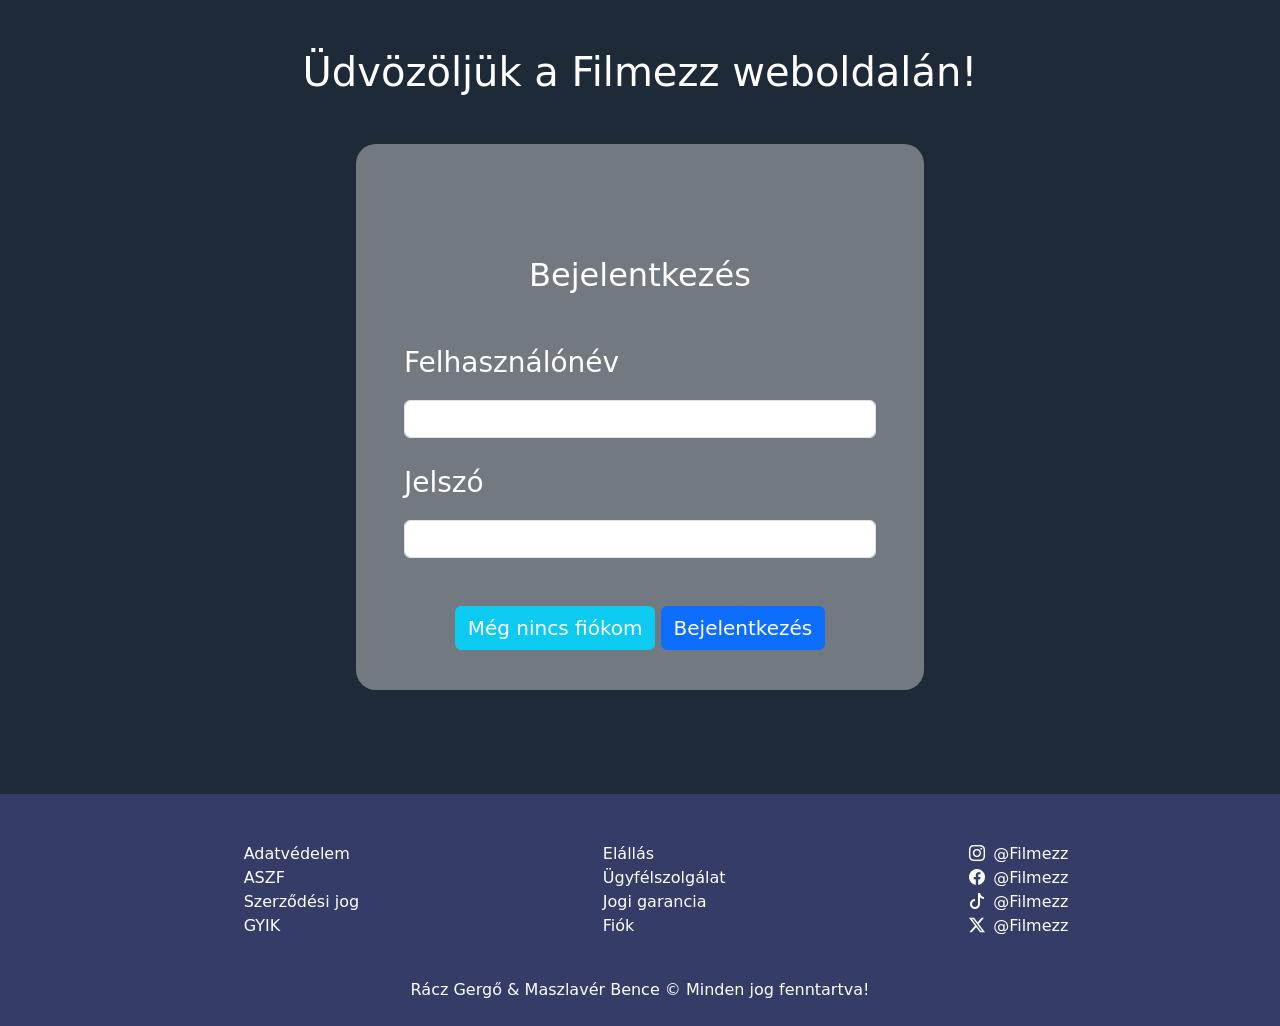
<file: projekt/index.html>
<!DOCTYPE html>
<html lang="hu">

<head>
    <meta charset="UTF-8">
    <meta name="viewport" content="width=device-width, initial-scale=1.0">
    <title>Filmezz</title>
    <link rel="stylesheet" href="css/bootstrap.min.css">
    <link rel="stylesheet" href="https://cdn.jsdelivr.net/npm/bootstrap-icons@1.13.1/font/bootstrap-icons.min.css">
    <link rel="stylesheet" href="css/style.css">
</head>

<body>
    <div class="p-5">
        <header class="mb-5">
            <h1 class="text-center text-white">Üdvözöljük a Filmezz weboldalán!</h1>
        </header>
        <main class="my-5">
            <div class="container w-50">
                <form class="bejelentkezes mt-5 px-5 pt-5 pb-2">
                    <h2 class="text-center mb-5 text-white rounded-5 p-2 fs-3 rosszAdatok"></h2>
                    <h2 class="text-center mb-5">Bejelentkezés</h2>
                    <div class="mb-4">
                        <label for="exampleFormControlInput1" class="form-label mb-3 fs-3">Felhasználónév</label>
                        <input type="text" class="form-control felhasznalonev">
                    </div>
                    <div class="mb-5">
                        <label for="exampleFormControlInput1" class="form-label mb-3 fs-3">Jelszó</label>
                        <input type="password" class="form-control jelszo">
                    </div>
                    <div class="mb-4 text-center">
                        <button type="button" class="btn btn-info text-white fs-5 mb-2" onclick="valtas()">Még nincs
                            fiókom</button>
                        <button type="button" class="btn btn-primary mb-2 fs-5"
                            onclick="bejelentkezes()">Bejelentkezés</button>
                    </div>
                </form>
                <form class="fiokLetrehozas mt-5 px-5 pt-5 pb-2 d-none">
                    <h2 class="text-center mb-5 text-white rounded-5 p-2 fs-3 rosszAdatok"></h2>
                    <h2 class="text-center mb-5">Fiók létrehozása</h2>
                    <div class="mb-4">
                        <label for="exampleFormControlInput1" class="form-label mb-3 fs-3">Felhasználónév</label>
                        <input type="text" class="form-control felhasznalonev">
                    </div>
                    <div class="mb-4">
                        <label for="exampleFormControlInput1" class="form-label mb-3 fs-3">Jelszó</label>
                        <input type="password" class="form-control jelszo">
                    </div>
                    <div class="mb-5">
                        <label for="exampleFormControlInput1" class="form-label mb-3 fs-3">Jelszó megerősítése</label>
                        <input type="password" class="form-control jelszomegerosites">
                    </div>
                    <div class="mb-4 text-center">
                        <button type="button" class="btn btn-primary fs-5" onclick="visszavaltas()">Fiók
                            létrehozása</button>
                    </div>
                </form>
            </div>
        </main>
    </div>
    <footer class="text-white">
        <section class="mt-2">
            <div class="d-flex justify-content-evenly pt-5">
                <div>
                    <ul>
                        <li><a href="">Adatvédelem</a></li>
                        <li><a href="">ASZF</a></li>
                        <li><a href="">Szerződési jog</a></li>
                        <li><a href="">GYIK</a></li>
                    </ul>
                </div>
                <div>
                    <ul>
                        <li><a href="">Elállás</a></li>
                        <li><a href="">Ügyfélszolgálat</a></li>
                        <li><a href="">Jogi garancia</a></li>
                        <li><a href="">Fiók</a></li>
                    </ul>
                </div>
                <div>
                    <ul>
                        <li><i class="bi bi-instagram"></i><a target="_blank" class="ps-2"
                                href="https://www.instagram.com/">@Filmezz</a></li>
                        <li><i class="bi bi-facebook"></i><a target="_blank" class="ps-2"
                                href="https://www.facebook.com/">@Filmezz</a></li>
                        <li><i class="bi bi-tiktok"></i><a target="_blank" class="ps-2"
                                href="https://www.tiktok.com/">@Filmezz</a></li>
                        <li><i class="bi bi-twitter-x"></i><a target="_blank" class="ps-2"
                                href="https://x.com/?lang=hu">@Filmezz</a></li>
                    </ul>
                </div>
            </div>
            <p class="text-center m-0 py-4">Rácz Gergő & Maszlavér Bence &copy; Minden jog fenntartva!</p>
        </section>
    </footer>
    <script src="js/bootstrap.bundle.min.js"></script>
    <script src="js/Profile.js"></script>
    <script src="js/script.js"></script>
</body>

</html>
</file>
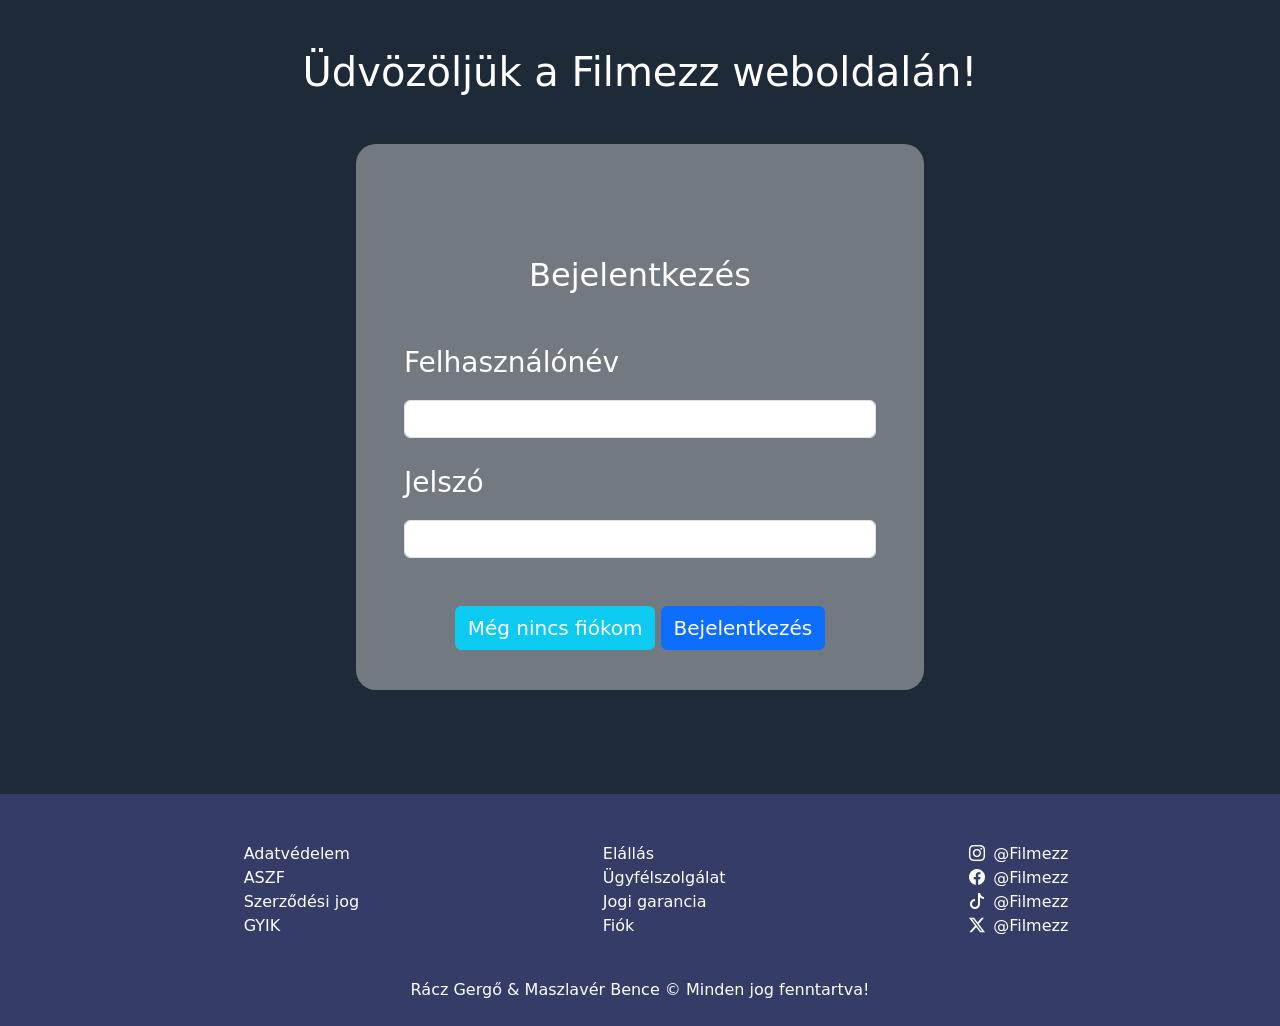
<file: web/index.html>
<!DOCTYPE html>
<html lang="hu">

<head>
    <meta charset="UTF-8">
    <meta name="viewport" content="width=device-width, initial-scale=1.0">
    <title>Filmezz</title>
    <link rel="stylesheet" href="css/bootstrap.min.css">
    <link rel="stylesheet" href="https://cdn.jsdelivr.net/npm/bootstrap-icons@1.13.1/font/bootstrap-icons.min.css">
    <link rel="stylesheet" href="css/style.css">
</head>

<body>
    <div class="p-5">
        <header class="mb-5">
            <h1 class="text-center text-white">Üdvözöljük a Filmezz weboldalán!</h1>
        </header>
        <main class="my-5">
            <div class="container w-50">
                <form class="bejelentkezes mt-5 px-5 pt-5 pb-2">
                    <h2 class="text-center mb-5 text-white rounded-5 p-2 fs-3 rosszAdatok"></h2>
                    <h2 class="text-center mb-5">Bejelentkezés</h2>
                    <div class="mb-4">
                        <label for="exampleFormControlInput1" class="form-label mb-3 fs-3">Felhasználónév</label>
                        <input type="text" class="form-control felhasznalonev">
                    </div>
                    <div class="mb-5">
                        <label for="exampleFormControlInput1" class="form-label mb-3 fs-3">Jelszó</label>
                        <input type="password" class="form-control jelszo">
                    </div>
                    <div class="mb-4 text-center">
                        <button type="button" class="btn btn-info text-white fs-5 mb-2" onclick="valtas()">Még nincs
                            fiókom</button>
                        <button type="button" class="btn btn-primary mb-2 fs-5"
                            onclick="bejelentkezes()">Bejelentkezés</button>
                    </div>
                </form>
                <form class="fiokLetrehozas mt-5 px-5 pt-5 pb-2 d-none">
                    <h2 class="text-center mb-5 text-white rounded-5 p-2 fs-3 rosszAdatok"></h2>
                    <h2 class="text-center mb-5">Fiók létrehozása</h2>
                    <div class="mb-4">
                        <label for="exampleFormControlInput1" class="form-label mb-3 fs-3">Felhasználónév</label>
                        <input type="text" class="form-control felhasznalonev">
                    </div>
                    <div class="mb-4">
                        <label for="exampleFormControlInput1" class="form-label mb-3 fs-3">Jelszó</label>
                        <input type="password" class="form-control jelszo">
                    </div>
                    <div class="mb-5">
                        <label for="exampleFormControlInput1" class="form-label mb-3 fs-3">Jelszó megerősítése</label>
                        <input type="password" class="form-control jelszomegerosites">
                    </div>
                    <div class="mb-4 text-center">
                        <button type="button" class="btn btn-primary fs-5" onclick="visszavaltas()">Fiók
                            létrehozása</button>
                    </div>
                </form>
            </div>
        </main>
    </div>
    <footer class="text-white">
        <section class="mt-2">
            <div class="d-flex justify-content-evenly pt-5">
                <div>
                    <ul>
                        <li><a href="">Adatvédelem</a></li>
                        <li><a href="">ASZF</a></li>
                        <li><a href="">Szerződési jog</a></li>
                        <li><a href="">GYIK</a></li>
                    </ul>
                </div>
                <div>
                    <ul>
                        <li><a href="">Elállás</a></li>
                        <li><a href="">Ügyfélszolgálat</a></li>
                        <li><a href="">Jogi garancia</a></li>
                        <li><a href="">Fiók</a></li>
                    </ul>
                </div>
                <div>
                    <ul>
                        <li><i class="bi bi-instagram"></i><a target="_blank" class="ps-2"
                                href="https://www.instagram.com/">@Filmezz</a></li>
                        <li><i class="bi bi-facebook"></i><a target="_blank" class="ps-2"
                                href="https://www.facebook.com/">@Filmezz</a></li>
                        <li><i class="bi bi-tiktok"></i><a target="_blank" class="ps-2"
                                href="https://www.tiktok.com/">@Filmezz</a></li>
                        <li><i class="bi bi-twitter-x"></i><a target="_blank" class="ps-2"
                                href="https://x.com/?lang=hu">@Filmezz</a></li>
                    </ul>
                </div>
            </div>
            <p class="text-center m-0 py-4">Rácz Gergő & Maszlavér Bence &copy; Minden jog fenntartva!</p>
        </section>
    </footer>
    <script src="js/bootstrap.bundle.min.js"></script>
    <script src="js/Profile.js"></script>
    <script src="js/profileTeszt.js"></script>
    <script src="js/script.js"></script>
</body>

</html>
</file>
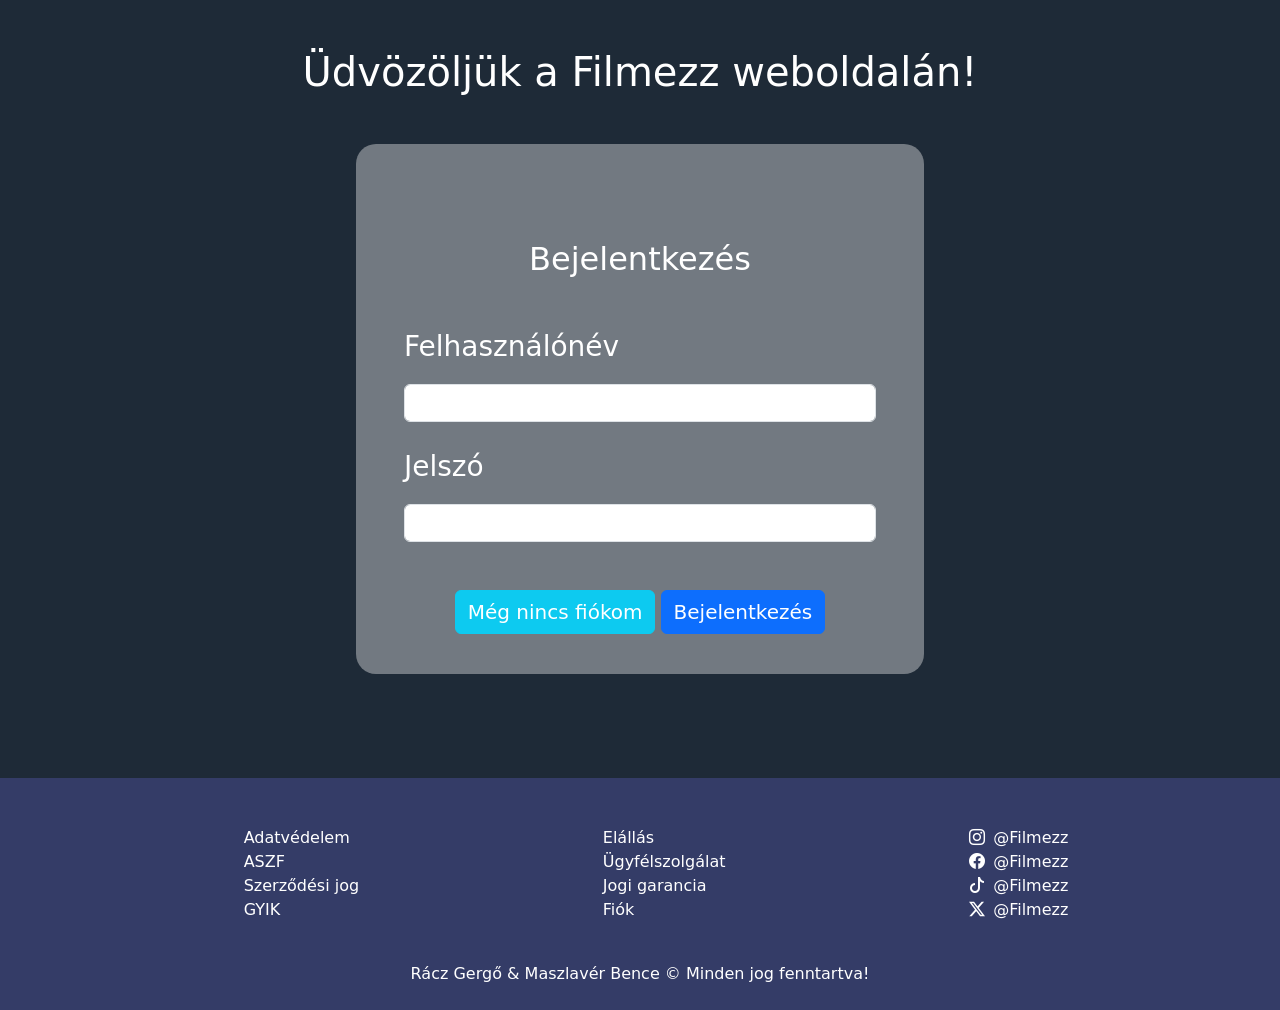
<file: racz_masz_ikt-main (1)/racz_masz_ikt-main/projekt/index.html>
<!DOCTYPE html>
<html lang="hu">

<head>
    <meta charset="UTF-8">
    <meta name="viewport" content="width=device-width, initial-scale=1.0">
    <title>Filmezz</title>
    <link rel="stylesheet" href="css/bootstrap.min.css">
    <link rel="stylesheet" href="https://cdn.jsdelivr.net/npm/bootstrap-icons@1.13.1/font/bootstrap-icons.min.css">
    <link rel="stylesheet" href="css/style.css">
</head>

<body>
    <div class="p-5">
        <header class="mb-5">
            <h1 class="text-center text-white">Üdvözöljük a Filmezz weboldalán!</h1>
        </header>
        <main class="my-5">
            <div class="container w-50">
                <form class="bejelentkezes mt-5 px-5 pt-5 pb-2">
                    <h2 class="text-center mb-5 text-warning rosszAdatok"></h2>
                    <h2 class="text-center mb-5">Bejelentkezés</h2>
                    <div class="mb-4">
                        <label for="exampleFormControlInput1" class="form-label mb-3 fs-3">Felhasználónév</label>
                        <input type="text" class="form-control felhasznalonev">
                    </div>
                    <div class="mb-5">
                        <label for="exampleFormControlInput1" class="form-label mb-3 fs-3">Jelszó</label>
                        <input type="password" class="form-control jelszo">
                    </div>
                    <div class="mb-4 text-center">
                        <button type="button" class="btn btn-info text-white fs-5 mb-2" onclick="valtas()">Még nincs
                            fiókom</button>
                        <button type="button" class="btn btn-primary mb-2 fs-5"
                            onclick="bejelentkezes()">Bejelentkezés</button>
                    </div>
                </form>
                <form class="fiokLetrehozas mt-5 px-5 pt-5 pb-2 d-none">
                    <h2 class="text-center mb-5 text-warning rosszAdatok"></h2>
                    <h2 class="text-center mb-5">Fiók létrehozása</h2>
                    <div class="mb-4">
                        <label for="exampleFormControlInput1" class="form-label mb-3 fs-3">Felhasználónév</label>
                        <input type="text" class="form-control felhasznalonev">
                    </div>
                    <div class="mb-4">
                        <label for="exampleFormControlInput1" class="form-label mb-3 fs-3">Jelszó</label>
                        <input type="password" class="form-control jelszo">
                    </div>
                    <div class="mb-5">
                        <label for="exampleFormControlInput1" class="form-label mb-3 fs-3">Jelszó megerősítése</label>
                        <input type="password" class="form-control jelszomegerosites">
                    </div>
                    <div class="mb-4 text-center">
                        <button type="button" class="btn btn-primary fs-5" onclick="visszavaltas()">Fiók
                            létrehozása</button>
                    </div>
                </form>
            </div>
        </main>
    </div>
    <footer class="text-white">
        <section class="mt-2">
            <div class="d-flex justify-content-evenly pt-5">
                <div>
                    <ul>
                        <li><a href="">Adatvédelem</a></li>
                        <li><a href="">ASZF</a></li>
                        <li><a href="">Szerződési jog</a></li>
                        <li><a href="">GYIK</a></li>
                    </ul>
                </div>
                <div>
                    <ul>
                        <li><a href="">Elállás</a></li>
                        <li><a href="">Ügyfélszolgálat</a></li>
                        <li><a href="">Jogi garancia</a></li>
                        <li><a href="">Fiók</a></li>
                    </ul>
                </div>
                <div>
                    <ul>
                        <li><i class="bi bi-instagram"></i><a target="_blank" class="ps-2"
                                href="https://www.instagram.com/">@Filmezz</a></li>
                        <li><i class="bi bi-facebook"></i><a target="_blank" class="ps-2"
                                href="https://www.facebook.com/">@Filmezz</a></li>
                        <li><i class="bi bi-tiktok"></i><a target="_blank" class="ps-2"
                                href="https://www.tiktok.com/">@Filmezz</a></li>
                        <li><i class="bi bi-twitter-x"></i><a target="_blank" class="ps-2"
                                href="https://x.com/?lang=hu">@Filmezz</a></li>
                    </ul>
                </div>
            </div>
            <p class="text-center m-0 py-4">Rácz Gergő & Maszlavér Bence &copy; Minden jog fenntartva!</p>
        </section>
    </footer>
    <script src="js/bootstrap.bundle.min.js"></script>
    <script src="js/Profile.js"></script>
    <script src="js/script.js"></script>
</body>

</html>
</file>
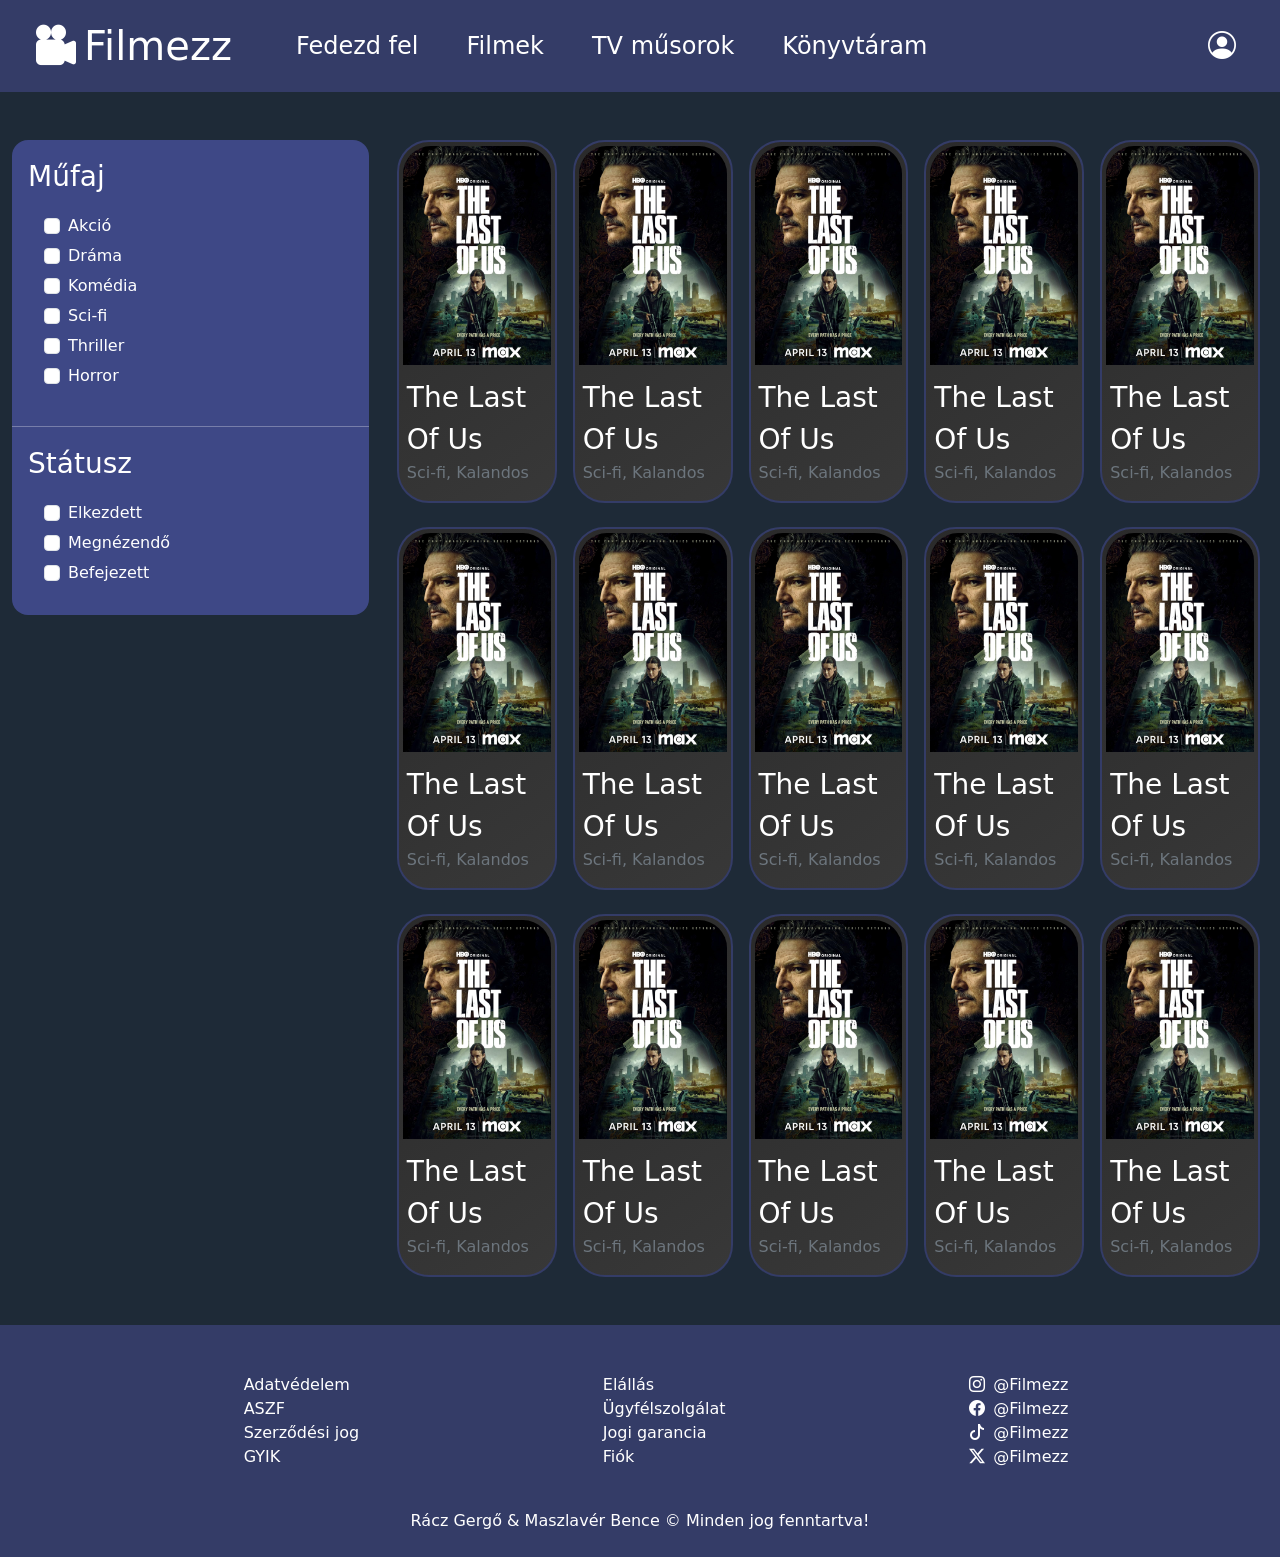
<file: projekt/filmezz.html>
<!DOCTYPE html>
<html lang="hu">

<head>
    <meta charset="UTF-8">
    <meta name="viewport" content="width=device-width, initial-scale=1.0">
    <title>Filmezz</title>

    <link rel="stylesheet" href="https://cdn.jsdelivr.net/npm/bootstrap-icons@1.13.1/font/bootstrap-icons.min.css">
    <link rel="stylesheet" href="css/bootstrap.min.css">
    <link rel="stylesheet" href="css/filmezz.css">
</head>

<body>
    <header>
        <nav class="navbar navbar-expand-custom text-white py-3">
            <div class="container-fluid align-items-center">
                <div class="d-flex align-items-center brand-container">
                    <i class="bi bi-camera-reels-fill ps-2 ps-lg-4 pe-2 fs-1 logo"></i>
                    <a href="filmezz.html" class="fs-1 pe-3">Filmezz</a>
                </div>
                <div class="d-flex align-items-center profile-container">
                    <div class="d-flex align-items-center me-3">
                        <a href="index.html" class="profilkep pe-2 mb-0 fs-3"><i class="bi bi-person-circle"></i><span class="neve ps-2"></span></a>
                    </div>
                    <button class="navbar-toggler text-white border-0 fs-1 p-0 shadow-none" type="button"
                        data-bs-toggle="collapse" data-bs-target="#mainNavbar" aria-controls="mainNavbar"
                        aria-expanded="false" aria-label="Menü megnyitása">
                        <i class="bi bi-list"></i>
                    </button>
                </div>
                <div class="collapse navbar-collapse w-100" id="mainNavbar">
                    <ul class="navbar-nav mb-0 fs-4 ps-0">
                        <li class="pe-lg-5 py-2 py-lg-0"><a href="filmezz.html">Fedezd fel</a></li>
                        <li class="pe-lg-5 py-2 py-lg-0"><a href="">Filmek</a></li>
                        <li class="pe-lg-5 py-2 py-lg-0"><a href="">TV műsorok</a></li>
                        <li class="py-2 py-lg-0"><a href="">Könyvtáram</a></li>
                    </ul>
                </div>

            </div>
        </nav>
    </header>
    <main>
        <div class="container-fluid main-container">
            <aside class="szuro text-white rounded-4 mb-5">
                <form>
                    <div class="mobilFlex">
                        <div class="mufajok pb-3">
                            <p class="text-start fs-3 ps-3 pt-3">Műfaj</p>
                            <ul>
                                <div class="mobilBal">
                                    <li class="pb-1">
                                        <div class="form-check">
                                            <input class="form-check-input" type="checkbox" value="akcio"
                                                id="defaultCheck1">
                                            <label class="form-check-label" for="defaultCheck1">
                                                Akció
                                            </label>
                                        </div>
                                    </li>
                                    <li class="pb-1">
                                        <div class="form-check">
                                            <input class="form-check-input" type="checkbox" value="drama"
                                                id="defaultCheck1">
                                            <label class="form-check-label" for="defaultCheck1">
                                                Dráma
                                            </label>
                                        </div>
                                    </li>
                                    <li class="pb-1">
                                        <div class="form-check">
                                            <input class="form-check-input" type="checkbox" value="komedia"
                                                id="defaultCheck1">
                                            <label class="form-check-label" for="defaultCheck1">
                                                Komédia
                                            </label>
                                        </div>
                                    </li>
                                </div>
                                <div>
                                    <li class="pb-1">
                                        <div class="form-check">
                                            <input class="form-check-input" type="checkbox" value="sci-fi"
                                                id="defaultCheck1">
                                            <label class="form-check-label" for="defaultCheck1">
                                                Sci-fi
                                            </label>
                                        </div>
                                    </li>
                                    <li class="pb-1">
                                        <div class="form-check">
                                            <input class="form-check-input" type="checkbox" value="thriller"
                                                id="defaultCheck1">
                                            <label class="form-check-label" for="defaultCheck1">
                                                Thriller
                                            </label>
                                        </div>
                                    </li>
                                    <li class="pb-1">
                                        <div class="form-check">
                                            <input class="form-check-input" type="checkbox" value="horror"
                                                id="defaultCheck1">
                                            <label class="form-check-label" for="defaultCheck1">
                                                Horror
                                            </label>
                                        </div>
                                    </li>
                                </div>
                            </ul>
                        </div>
                        <div class="statusz pb-2">
                            <p class="text-start fs-3 ps-3 pt-3">Státusz</p>
                            <ul>
                                <li class="pb-1">
                                    <div class="form-check">
                                        <input class="form-check-input" type="checkbox" value="elkezdett"
                                            id="defaultCheck1">
                                        <label class="form-check-label" for="defaultCheck1">
                                            Elkezdett
                                        </label>
                                    </div>
                                </li>
                                <li class="pb-1">
                                    <div class="form-check">
                                        <input class="form-check-input" type="checkbox" value="megnezendo"
                                            id="defaultCheck1">
                                        <label class="form-check-label" for="defaultCheck1">
                                            Megnézendő
                                        </label>
                                    </div>
                                </li>
                                <li class="pb-1">
                                    <div class="form-check">
                                        <input class="form-check-input" type="checkbox" value="befejezett"
                                            id="defaultCheck1">
                                        <label class="form-check-label" for="defaultCheck1">
                                            Befejezett
                                        </label>
                                    </div>
                                </li>
                            </ul>
                        </div>
                    </div>
                </form>
            </aside>
            <section class="filmek">
                <div class="sor d-flex pb-4">
                    <div class="card zoom-in text-white rounded-5 w-25 mx-2 p-0">
                        <img class="rounded-top-5 p-1" src="img/lastofus.jpg" alt="">
                        <p class="ps-2 pt-2 m-0 fs-3">The Last Of Us</p>
                        <p class="ps-2 text-secondary">Sci-fi, Kalandos</p>
                    </div>
                    <div class="card zoom-in text-white rounded-5 w-25 mx-2 p-0">
                        <img class="rounded-top-5 p-1" src="img/lastofus.jpg" alt="">
                        <p class="ps-2 pt-2 m-0 fs-3">The Last Of Us</p>
                        <p class="ps-2 text-secondary">Sci-fi, Kalandos</p>
                    </div>
                    <div class="card zoom-in text-white rounded-5 w-25 mx-2 p-0">
                        <img class="rounded-top-5 p-1" src="img/lastofus.jpg" alt="">
                        <p class="ps-2 pt-2 m-0 fs-3">The Last Of Us</p>
                        <p class="ps-2 text-secondary">Sci-fi, Kalandos</p>
                    </div>
                    <div class="card zoom-in text-white rounded-5 w-25 mx-2 p-0">
                        <img class="rounded-top-5 p-1" src="img/lastofus.jpg" alt="">
                        <p class="ps-2 pt-2 m-0 fs-3">The Last Of Us</p>
                        <p class="ps-2 text-secondary">Sci-fi, Kalandos</p>
                    </div>
                    <div class="card zoom-in text-white rounded-5 w-25 mx-2 p-0">
                        <img class="rounded-top-5 p-1" src="img/lastofus.jpg" alt="">
                        <p class="ps-2 pt-2 m-0 fs-3">The Last Of Us</p>
                        <p class="ps-2 text-secondary">Sci-fi, Kalandos</p>
                    </div>
                </div>
                <div class="sor d-flex pb-4">
                    <div class="card zoom-in text-white rounded-5 w-25 mx-2 p-0">
                        <img class="rounded-top-5 p-1" src="img/lastofus.jpg" alt="">
                        <p class="ps-2 pt-2 m-0 fs-3">The Last Of Us</p>
                        <p class="ps-2 text-secondary">Sci-fi, Kalandos</p>
                    </div>
                    <div class="card zoom-in text-white rounded-5 w-25 mx-2 p-0">
                        <img class="rounded-top-5 p-1" src="img/lastofus.jpg" alt="">
                        <p class="ps-2 pt-2 m-0 fs-3">The Last Of Us</p>
                        <p class="ps-2 text-secondary">Sci-fi, Kalandos</p>
                    </div>
                    <div class="card zoom-in text-white rounded-5 w-25 mx-2 p-0">
                        <img class="rounded-top-5 p-1" src="img/lastofus.jpg" alt="">
                        <p class="ps-2 pt-2 m-0 fs-3">The Last Of Us</p>
                        <p class="ps-2 text-secondary">Sci-fi, Kalandos</p>
                    </div>
                    <div class="card zoom-in text-white rounded-5 w-25 mx-2 p-0">
                        <img class="rounded-top-5 p-1" src="img/lastofus.jpg" alt="">
                        <p class="ps-2 pt-2 m-0 fs-3">The Last Of Us</p>
                        <p class="ps-2 text-secondary">Sci-fi, Kalandos</p>
                    </div>
                    <div class="card zoom-in text-white rounded-5 w-25 mx-2 p-0">
                        <img class="rounded-top-5 p-1" src="img/lastofus.jpg" alt="">
                        <p class="ps-2 pt-2 m-0 fs-3">The Last Of Us</p>
                        <p class="ps-2 text-secondary">Sci-fi, Kalandos</p>
                    </div>
                </div>
                <div class="sor d-flex pb-4">
                    <div class="card zoom-in text-white rounded-5 w-25 mx-2 p-0">
                        <img class="rounded-top-5 p-1" src="img/lastofus.jpg" alt="">
                        <p class="ps-2 pt-2 m-0 fs-3">The Last Of Us</p>
                        <p class="ps-2 text-secondary">Sci-fi, Kalandos</p>
                    </div>
                    <div class="card zoom-in text-white rounded-5 w-25 mx-2 p-0">
                        <img class="rounded-top-5 p-1" src="img/lastofus.jpg" alt="">
                        <p class="ps-2 pt-2 m-0 fs-3">The Last Of Us</p>
                        <p class="ps-2 text-secondary">Sci-fi, Kalandos</p>
                    </div>
                    <div class="card zoom-in text-white rounded-5 w-25 mx-2 p-0">
                        <img class="rounded-top-5 p-1" src="img/lastofus.jpg" alt="">
                        <p class="ps-2 pt-2 m-0 fs-3">The Last Of Us</p>
                        <p class="ps-2 text-secondary">Sci-fi, Kalandos</p>
                    </div>
                    <div class="card zoom-in text-white rounded-5 w-25 mx-2 p-0">
                        <img class="rounded-top-5 p-1" src="img/lastofus.jpg" alt="">
                        <p class="ps-2 pt-2 m-0 fs-3">The Last Of Us</p>
                        <p class="ps-2 text-secondary">Sci-fi, Kalandos</p>
                    </div>
                    <div class="card zoom-in text-white rounded-5 w-25 mx-2 p-0">
                        <img class="rounded-top-5 p-1" src="img/lastofus.jpg" alt="">
                        <p class="ps-2 pt-2 m-0 fs-3">The Last Of Us</p>
                        <p class="ps-2 text-secondary">Sci-fi, Kalandos</p>
                    </div>
                </div>
            </section>
        </div>
    </main>
    <footer class="text-white">
        <section class="mt-4">
            <div class="d-flex justify-content-evenly pt-5">
                <div>
                    <ul>
                        <li><a href="">Adatvédelem</a></li>
                        <li><a href="">ASZF</a></li>
                        <li><a href="">Szerződési jog</a></li>
                        <li><a href="">GYIK</a></li>
                    </ul>
                </div>
                <div>
                    <ul>
                        <li><a href="">Elállás</a></li>
                        <li><a href="">Ügyfélszolgálat</a></li>
                        <li><a href="">Jogi garancia</a></li>
                        <li><a href="">Fiók</a></li>
                    </ul>
                </div>
                <div>
                    <ul>
                        <li><i class="bi bi-instagram"></i><a target="_blank" class="ps-2"
                                href="https://www.instagram.com/">@Filmezz</a></li>
                        <li><i class="bi bi-facebook"></i><a target="_blank" class="ps-2"
                                href="https://www.facebook.com/">@Filmezz</a></li>
                        <li><i class="bi bi-tiktok"></i><a target="_blank" class="ps-2"
                                href="https://www.tiktok.com/">@Filmezz</a></li>
                        <li><i class="bi bi-twitter-x"></i><a target="_blank" class="ps-2"
                                href="https://x.com/?lang=hu">@Filmezz</a></li>
                    </ul>
                </div>
            </div>
            <p class="text-center m-0 py-4">Rácz Gergő & Maszlavér Bence &copy; Minden jog fenntartva!</p>
        </section>
    </footer>
    <script src="js/bootstrap.bundle.min.js"></script>
    <script src="js/filmezz.js"></script>
</body>

</html>
</file>
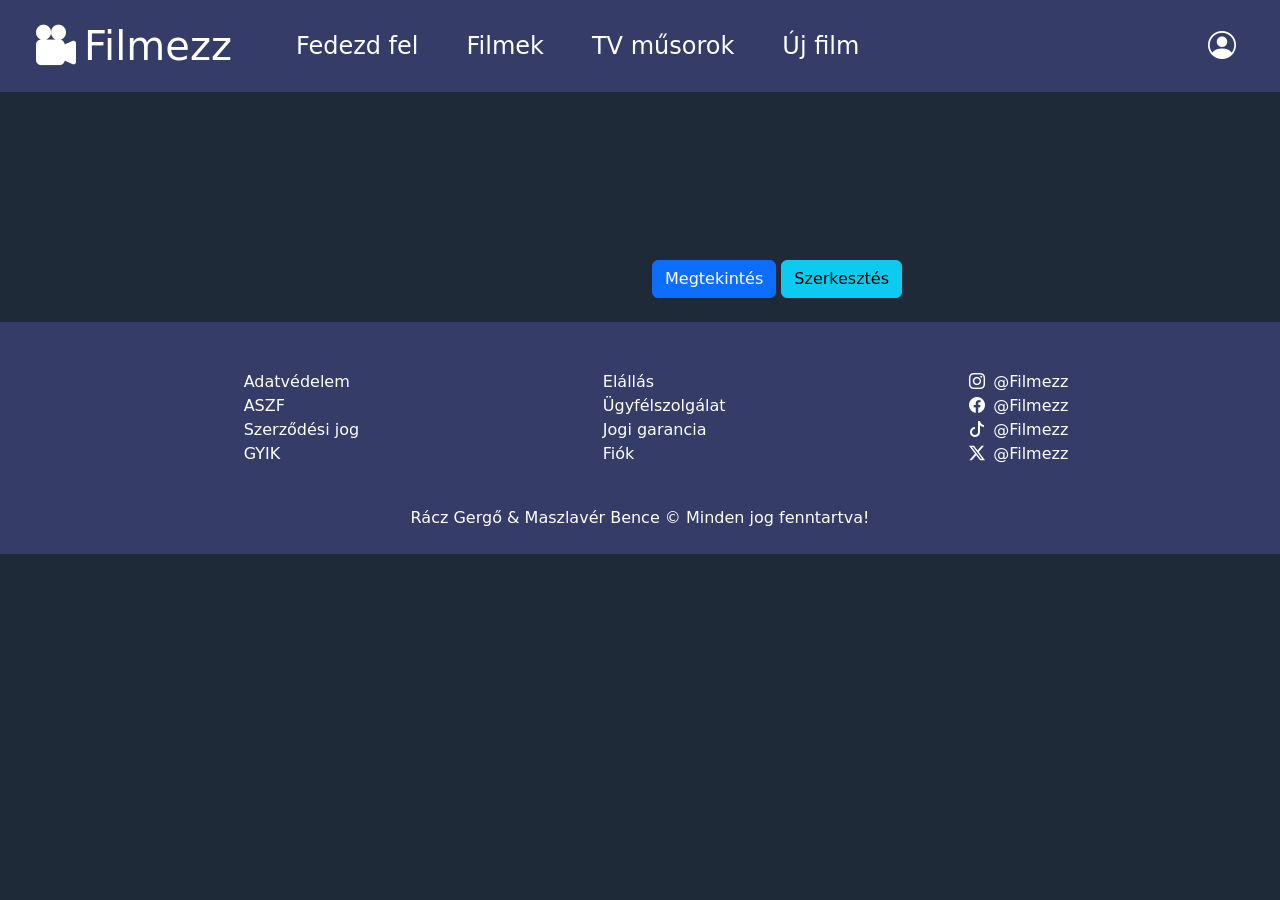
<file: web/megnyitott.html>
<!DOCTYPE html>
<html lang="hu">

<head>
    <meta charset="UTF-8">
    <meta name="viewport" content="width=device-width, initial-scale=1.0">
    <title>Filmezz - megnyitott műsor</title>

    <link rel="stylesheet" href="https://cdn.jsdelivr.net/npm/bootstrap-icons@1.13.1/font/bootstrap-icons.min.css">
    <link rel="stylesheet" href="css/bootstrap.min.css">
    <link rel="stylesheet" href="css/megnyitott.css">
</head>

<body>
    <header>
        <nav class="navbar navbar-expand-custom text-white py-3">
            <div class="container-fluid align-items-center">
                <div class="d-flex align-items-center brand-container">
                    <i class="bi bi-camera-reels-fill ps-2 ps-lg-4 pe-2 fs-1 logo"></i>
                    <a href="filmezz.html" class="fs-1 pe-3">Filmezz</a>
                </div>
                <div class="d-flex align-items-center profile-container">
                    <div class="d-flex align-items-center me-3">
                        <a href="index.html" class="profilkep pe-2 mb-0 fs-3"><i class="bi bi-person-circle"></i><span
                                class="neve ps-2"></span></a>
                    </div>
                    <button class="navbar-toggler text-white border-0 fs-1 p-0 shadow-none" type="button"
                        data-bs-toggle="collapse" data-bs-target="#mainNavbar" aria-controls="mainNavbar"
                        aria-expanded="false" aria-label="Menü megnyitása">
                        <i class="bi bi-list"></i>
                    </button>
                </div>
                <div class="collapse navbar-collapse w-100" id="mainNavbar">
                    <ul class="navbar-nav mb-0 fs-4 ps-0">
                        <li class="pe-lg-5 py-2 py-lg-0"><a href="filmezz.html">Fedezd fel</a></li>
                        <li class="pe-lg-5 py-2 py-lg-0"><a href="filmek.html">Filmek</a></li>
                        <li class="pe-lg-5 py-2 py-lg-0"><a href="tvmusor.html">TV műsorok</a></li>
                        <li class="pe-lg-5 py-2 py-lg-0"><a href="ujFilm.html">Új film</a></li>
                    </ul>
                </div>

            </div>
        </nav>
    </header>

    <main>
        <section class="megjelenites text-white mt-4">
            <div class="container">
                <div class="row">
                    <div class="col-lg-6 text-end kep pe-3">

                    </div>
                    <div class="col-lg-6">
                        <p class="filmCim fs-1 text-start pt-5"></p>
                        <p class="filmMufaj text-start text-secondary"></p>
                        <div class="d-flex adatok">
                            <p class="filmHossz text-start text-secondary"></p>
                            <p class="filmErtekeles text-start text-secondary ps-3"></p>
                            <p class="filmEvszam text-start text-secondary ps-3"></p>
                        </div>
                        <p class="filmLeiras text-start fs-4 w-75"></p>
                        <button type="button" class="btn btn-primary mt-5 megnez" data-bs-toggle="modal"
                            data-bs-target="#exampleModal"><a target="_blank"
                                href="https://www.youtube.com/watch?v=sppNnsF0gUk">Megtekintés</a></button>
                        <button type="button" class="btn btn-info mt-5" onclick="formMegnyitas()">Szerkesztés</button>
                    </div>
                </div>
            </div>
        </section>
        <section>
            <div class="container">
                <form class="szerkesztes d-none mt-5 px-5 pt-5 pb-2">
                    <h2 class="text-center mb-5 text-white rounded-5 p-2 fs-3 rosszAdatok"></h2>
                    <h2 class="text-center mb-5">Szerkesztés</h2>
                    <div class="mb-4">
                        <label for="exampleFormControlInput1" class="form-label mb-3 fs-3">Értékelés</label>
                        <input type="text" class="form-control ertekeles">
                    </div>
                    <div class="mb-4 text-center">
                        <button type="button" class="btn btn-success mt-5" onclick="save()">Mentés</button>
                    </div>
                </form>
            </div>
        </section>
    </main>

    <footer class="text-white">
        <section class="mt-4">
            <div class="d-flex justify-content-evenly pt-5">
                <div>
                    <ul>
                        <li><a href="">Adatvédelem</a></li>
                        <li><a href="">ASZF</a></li>
                        <li><a href="">Szerződési jog</a></li>
                        <li><a href="">GYIK</a></li>
                    </ul>
                </div>
                <div>
                    <ul>
                        <li><a href="">Elállás</a></li>
                        <li><a href="">Ügyfélszolgálat</a></li>
                        <li><a href="">Jogi garancia</a></li>
                        <li><a href="">Fiók</a></li>
                    </ul>
                </div>
                <div>
                    <ul>
                        <li><i class="bi bi-instagram"></i><a target="_blank" class="ps-2"
                                href="https://www.instagram.com/">@Filmezz</a></li>
                        <li><i class="bi bi-facebook"></i><a target="_blank" class="ps-2"
                                href="https://www.facebook.com/">@Filmezz</a></li>
                        <li><i class="bi bi-tiktok"></i><a target="_blank" class="ps-2"
                                href="https://www.tiktok.com/">@Filmezz</a></li>
                        <li><i class="bi bi-twitter-x"></i><a target="_blank" class="ps-2"
                                href="https://x.com/?lang=hu">@Filmezz</a></li>
                    </ul>
                </div>
            </div>
            <p class="text-center m-0 py-4">Rácz Gergő & Maszlavér Bence &copy; Minden jog fenntartva!</p>
        </section>
    </footer>
    <div class="modal" tabindex="-1" id="myModal">
        <div class="modal-dialog">
            <div class="modal-content">
                <div class="modal-header">
                    <h5 class="modal-title">Hibaüzenet!</h5>
                    <button type="button" class="btn-close" data-bs-dismiss="modal" aria-label="Close"></button>
                </div>
                <div class="modal-body">
                    <p></p>
                </div>
                <div class="modal-footer">
                    <button type="button" class="btn btn-danger" data-bs-dismiss="modal">Bezárás</button>
                </div>
            </div>
        </div>
    </div>

    <div class="modal fade" id="exampleModal" tabindex="-1" aria-labelledby="exampleModalLabel" aria-hidden="true">
        <div class="modal-dialog">
            <div class="modal-content">
                <div class="modal-header">
                    <h1 class="modal-title fs-5" id="exampleModalLabel">Meddig nézted a filmet/sorozatot?</h1>
                    <button type="button" class="btn-close" data-bs-dismiss="modal" aria-label="Close"></button>
                </div>
                <div class="modal-footer">
                    <button type="button" class="btn btn-warning" data-bs-dismiss="modal" onclick="elkezdett()">Egy részét</button>
                    <button type="button" class="btn btn-success" data-bs-dismiss="modal" onclick="befejezett()">Végig</button>
                </div>
            </div>
        </div>
    </div>

    <script src="js/bootstrap.bundle.min.js"></script>
    <script src="js/Filmek.js"></script>
    <script src="js/adatok.js"></script>
    <script src="js/megnyitott.js"></script>
</body>

</html>
</file>
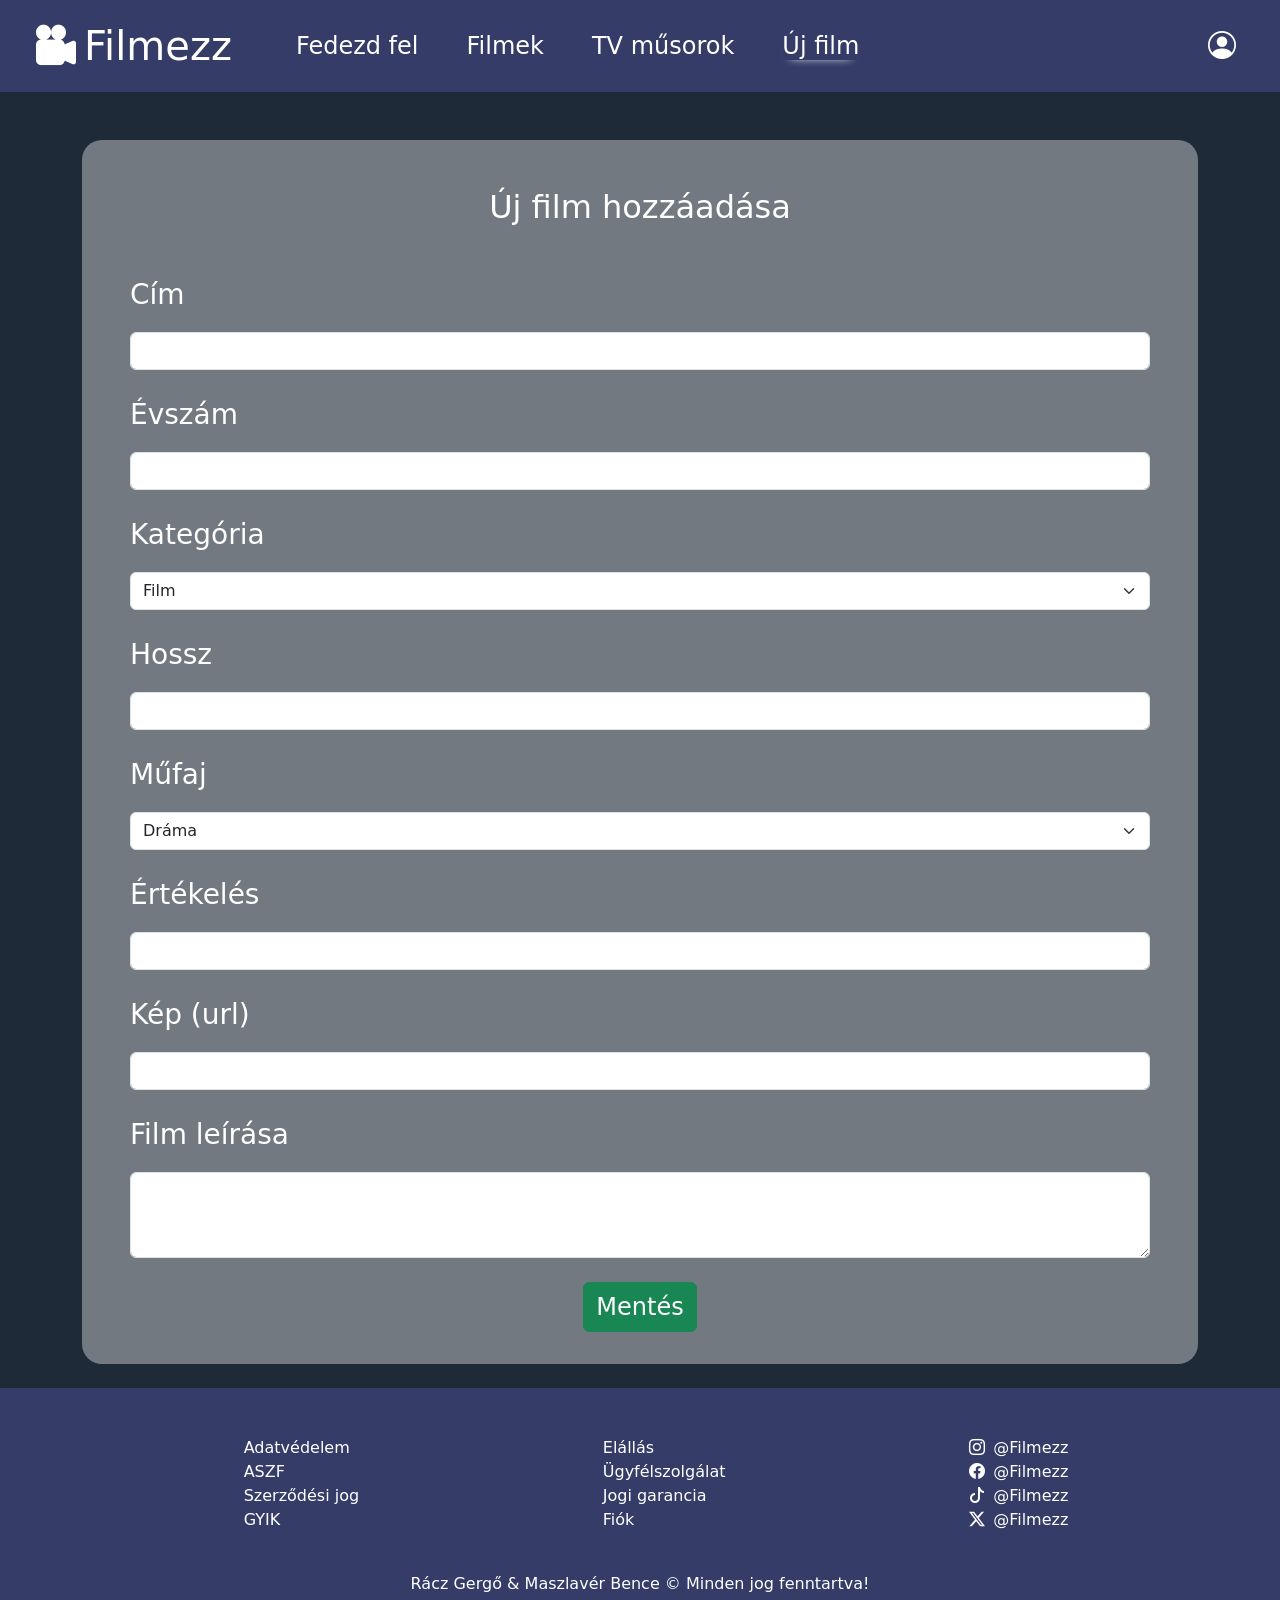
<file: web/ujFilm.html>
<!DOCTYPE html>
<html lang="hu">

<head>
    <meta charset="UTF-8">
    <meta name="viewport" content="width=device-width, initial-scale=1.0">
    <title>Filmezz - Új film</title>

    <link rel="stylesheet" href="https://cdn.jsdelivr.net/npm/bootstrap-icons@1.13.1/font/bootstrap-icons.min.css">
    <link rel="stylesheet" href="css/bootstrap.min.css">
    <link rel="stylesheet" href="css/ujFilm.css">
</head>

<body>
    <header>
        <nav class="navbar navbar-expand-custom text-white py-3">
            <div class="container-fluid align-items-center">
                <div class="d-flex align-items-center brand-container">
                    <i class="bi bi-camera-reels-fill ps-2 ps-lg-4 pe-2 fs-1 logo"></i>
                    <a href="filmezz.html" class="fs-1 pe-3">Filmezz</a>
                </div>
                <div class="d-flex align-items-center profile-container">
                    <div class="d-flex align-items-center me-3">
                        <a href="index.html" class="profilkep pe-2 mb-0 fs-3"><i class="bi bi-person-circle"></i><span
                                class="neve ps-2"></span></a>
                    </div>
                    <button class="navbar-toggler text-white border-0 fs-1 p-0 shadow-none" type="button"
                        data-bs-toggle="collapse" data-bs-target="#mainNavbar" aria-controls="mainNavbar"
                        aria-expanded="false" aria-label="Menü megnyitása">
                        <i class="bi bi-list"></i>
                    </button>
                </div>
                <div class="collapse navbar-collapse w-100" id="mainNavbar">
                    <ul class="navbar-nav mb-0 fs-4 ps-0">
                        <li class="pe-lg-5 py-2 py-lg-0"><a href="filmezz.html">Fedezd fel</a></li>
                        <li class="pe-lg-5 py-2 py-lg-0"><a href="filmek.html">Filmek</a></li>
                        <li class="pe-lg-5 py-2 py-lg-0"><a href="tvmusor.html">TV műsorok</a></li>
                        <li class="pe-lg-5 py-2 py-lg-0"><a class="active" href="ujFilm.html">Új film</a></li>
                    </ul>
                </div>

            </div>
        </nav>
    </header>
    <main>
        <section class="mt-4">
            <div class="container">
                <form class="mt-5 px-5 pt-5 pb-2">
                    <h2 class="text-center mb-5">Új film hozzáadása</h2>
                    <div class="mb-4">
                        <label for="exampleFormControlInput1" class="form-label mb-3 fs-3">Cím</label>
                        <input type="text" class="form-control cim">
                    </div>
                    <div class="mb-4">
                        <label for="exampleFormControlInput1" class="form-label mb-3 fs-3">Évszám</label>
                        <input type="number" class="form-control evszam">
                    </div>
                    <div class="mb-4">
                        <label for="exampleFormControlInput1" class="form-label mb-3 fs-3">Kategória</label>
                        <select class="form-select kategoria" aria-label="Default select example">
                            <option value="FILM">Film</option>
                            <option value="SOROZAT">Sorozat</option>
                            <option value="TV_MUSOR">TV Műsor</option>
                        </select>
                    </div>
                    <div class="mb-4">
                        <label for="exampleFormControlInput1" class="form-label mb-3 fs-3">Hossz</label>
                        <input type="text" class="form-control hossz">
                    </div>
                    <div class="mb-4">
                        <label for="exampleFormControlInput1" class="form-label mb-3 fs-3">Műfaj</label>
                        <select class="form-select mufaj" aria-label="Default select example">
                            <option value="Dráma">Dráma</option>
                            <option value="Komédia">Komédia</option>
                            <option value="Sci-fi">Sci-fi</option>
                            <option value="Thriller">Thriller</option>
                            <option value="Horror">Horror</option>
                        </select>
                    </div>
                    <div class="mb-4">
                        <label for="exampleFormControlInput1" class="form-label mb-3 fs-3">Értékelés</label>
                        <input type="text" class="form-control ertekeles">
                    </div>
                    <div class="mb-4">
                        <label for="exampleFormControlInput1" class="form-label mb-3 fs-3">Kép (url)</label>
                        <input type="url" class="form-control kepURL">
                    </div>
                    <div class="mb-4">
                        <label for="exampleFormControlInput1" class="form-label mb-3 fs-3">Film leírása</label>
                        <textarea class="form-control leiras" rows="3"></textarea>
                    </div>
                    <div class="mb-4 text-center">
                        <button type="button" class="btn btn-success fs-4" onclick="ujFilmMentes()">Mentés</button>
                    </div>
                </form>
            </div>
        </section>
    </main>

    <footer class="text-white">
        <section class="mt-4">
            <div class="d-flex justify-content-evenly pt-5">
                <div>
                    <ul>
                        <li><a href="">Adatvédelem</a></li>
                        <li><a href="">ASZF</a></li>
                        <li><a href="">Szerződési jog</a></li>
                        <li><a href="">GYIK</a></li>
                    </ul>
                </div>
                <div>
                    <ul>
                        <li><a href="">Elállás</a></li>
                        <li><a href="">Ügyfélszolgálat</a></li>
                        <li><a href="">Jogi garancia</a></li>
                        <li><a href="">Fiók</a></li>
                    </ul>
                </div>
                <div>
                    <ul>
                        <li><i class="bi bi-instagram"></i><a target="_blank" class="ps-2"
                                href="https://www.instagram.com/">@Filmezz</a></li>
                        <li><i class="bi bi-facebook"></i><a target="_blank" class="ps-2"
                                href="https://www.facebook.com/">@Filmezz</a></li>
                        <li><i class="bi bi-tiktok"></i><a target="_blank" class="ps-2"
                                href="https://www.tiktok.com/">@Filmezz</a></li>
                        <li><i class="bi bi-twitter-x"></i><a target="_blank" class="ps-2"
                                href="https://x.com/?lang=hu">@Filmezz</a></li>
                    </ul>
                </div>
            </div>
            <p class="text-center m-0 py-4">Rácz Gergő & Maszlavér Bence &copy; Minden jog fenntartva!</p>
        </section>
    </footer>
    <div class="modal" tabindex="-1" id="myModal">
        <div class="modal-dialog">
            <div class="modal-content">
                <div class="modal-header">
                    <h5 class="modal-title">Hibaüzenet!</h5>
                    <button type="button" class="btn-close" data-bs-dismiss="modal" aria-label="Close"></button>
                </div>
                <div class="modal-body">
                    <p></p>
                </div>
                <div class="modal-footer">
                    <button type="button" class="btn btn-danger" data-bs-dismiss="modal">Bezárás</button>
                </div>
            </div>
        </div>
    </div>
    <script src="js/bootstrap.bundle.min.js"></script>
    <script src="js/Filmek.js"></script>
    <script src="js/adatok.js"></script>
    <script src="js/ujFilm.js"></script>
</body>

</html>
</file>
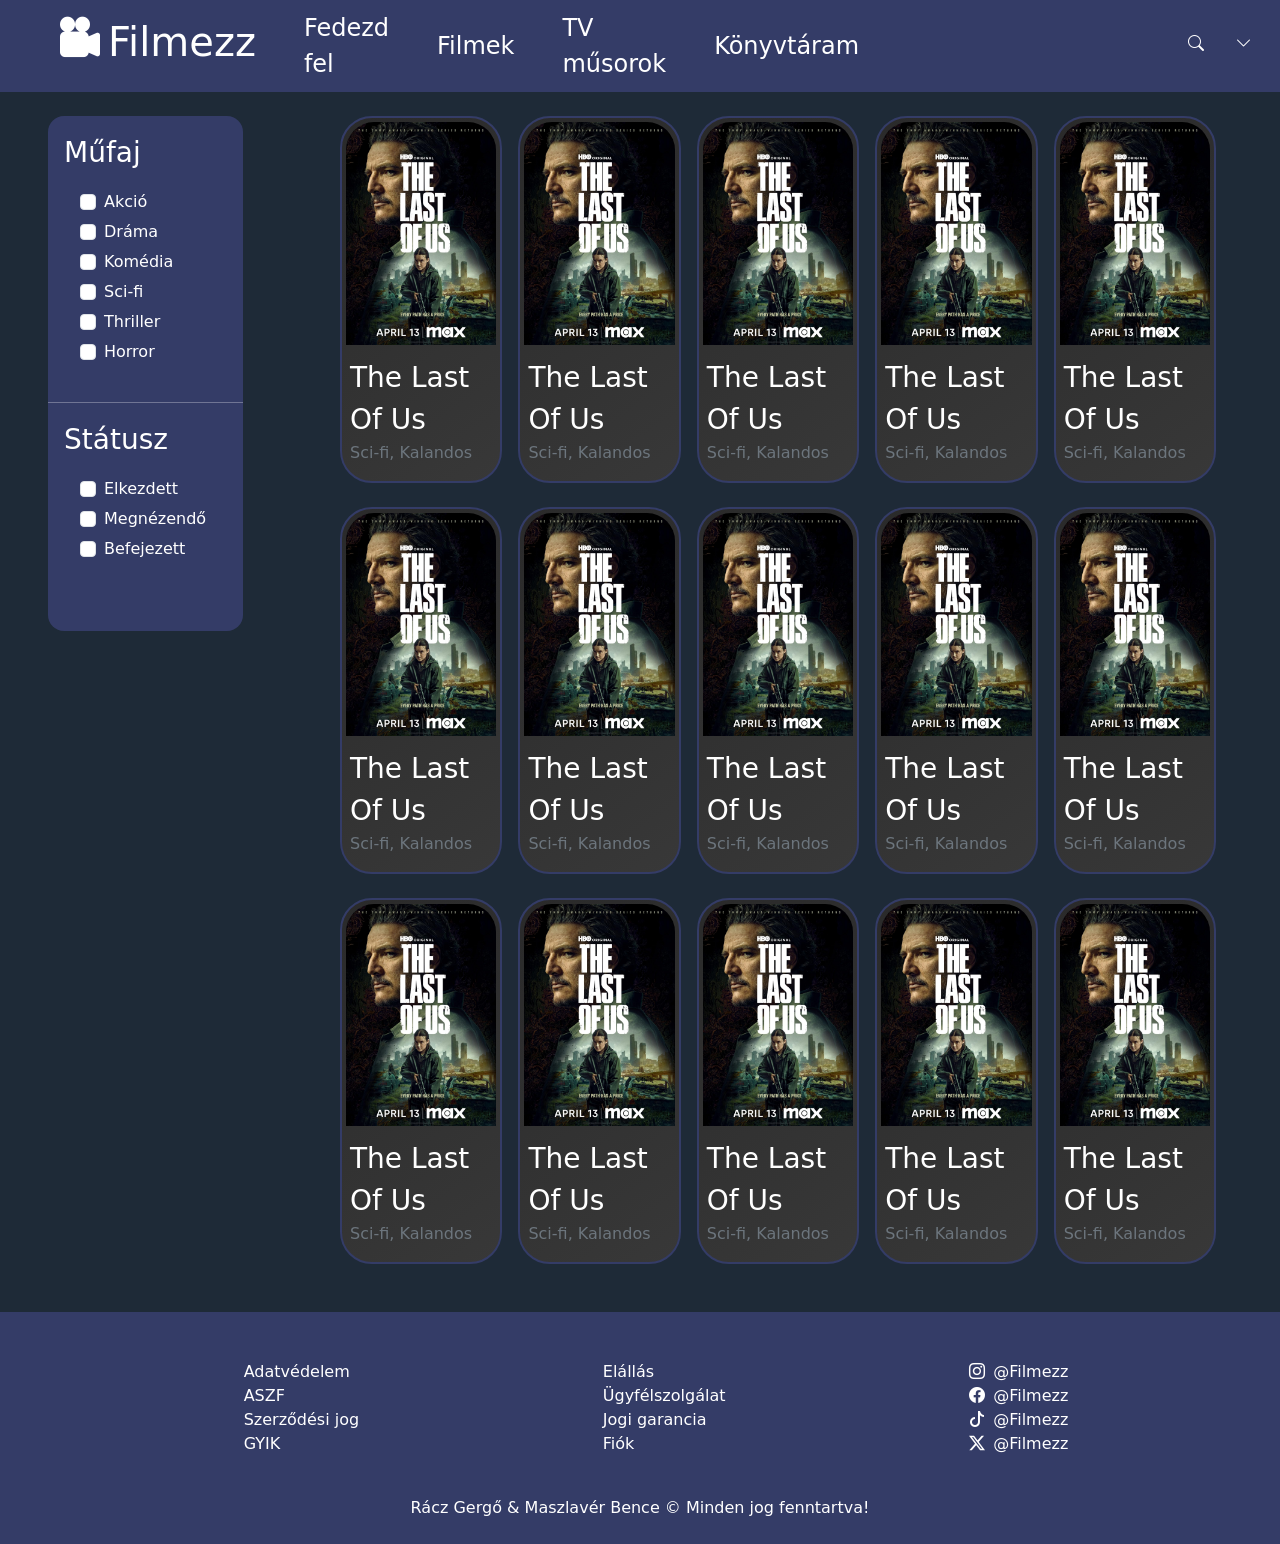
<file: racz_masz_ikt-main (1)/racz_masz_ikt-main/projekt/filmezz.html>
<!DOCTYPE html>
<html lang="hu">
<head>
    <meta charset="UTF-8">
    <meta name="viewport" content="width=device-width, initial-scale=1.0">
    <title>Filmezz</title>

    <link rel="stylesheet" href="css/bootstrap.min.css">
    <link rel="stylesheet" href="https://cdn.jsdelivr.net/npm/bootstrap-icons@1.13.1/font/bootstrap-icons.min.css">
    <link rel="stylesheet" href="css/filmezz.css">
</head>
<body>
    <header>
        <section class="navResz text-white">
            <div class="container-fluid">
                <div class="row py-2">
                    <div class="col-lg-8 d-flex align-items-center">
                        <i class="bi bi-camera-reels-fill ps-5 pe-2 fs-1 pb-3 logo"></i>
                        <span class="fs-1 pe-5 pb-2">Filmezz</span>
                        <nav class="fs-4">
                            <ul class="d-flex align-items-center mb-0 ps-0">
                                <li class="pe-5"><a href="filmezz.html">Fedezd fel</a></li>
                                <li class="pe-5"><a href="">Filmek</a></li>
                                <li class="pe-5"><a href="">TV műsorok</a></li>
                                <li><a href="">Könyvtáram</a></li>
                            </ul>
                        </nav>
                    </div>
                    <div class="col-lg-4 pt-4 d-flex justify-content-end">
                        <p class="pe-3"><i class="bi bi-search"></i></p>
                        <p class="profilkep pe-2"></p>
                        <p class="neve pe-2"></p>
                        <p class="pe-3"><i class="bi bi-chevron-down"></i></p>
                    </div>
                </div>
            </div>
        </section>
    </header>

    <main>
        <div class="container-fluid">
            <div class="row mt-4">
                <div class="col-lg-3 ps-5">
                    <aside>
                    <section class="szuro text-white w-75 rounded-4">
                        <div class="mufajok pb-3">
                        <p class="text-start fs-3 ps-3 pt-3">Műfaj</p>
                        <ul>
                            <li class="pb-1"><form><div class="form-check">
                                <input class="form-check-input" type="checkbox" value="akcio" id="defaultCheck1">
                                <label class="form-check-label" for="defaultCheck1">
                                Akció
                                </label></form>
                            </li>
                            <li class="pb-1"><form><div class="form-check">
                                <input class="form-check-input" type="checkbox" value="drama" id="defaultCheck1">
                                <label class="form-check-label" for="defaultCheck1">
                                Dráma
                                </label></form>
                            </li>
                            <li class="pb-1"><form><div class="form-check">
                                <input class="form-check-input" type="checkbox" value="komedia" id="defaultCheck1">
                                <label class="form-check-label" for="defaultCheck1">
                                Komédia
                                </label></form>
                            </li>
                            <li class="pb-1"><form><div class="form-check">
                                <input class="form-check-input" type="checkbox" value="sci-fi" id="defaultCheck1">
                                <label class="form-check-label" for="defaultCheck1">
                                Sci-fi
                                </label></form>
                            </li>
                            <li class="pb-1"><form><div class="form-check">
                                <input class="form-check-input" type="checkbox" value="thriller" id="defaultCheck1">
                                <label class="form-check-label" for="defaultCheck1">
                                Thriller
                                </label></form>
                            </li>
                            <li class="pb-1"><form><div class="form-check">
                                <input class="form-check-input" type="checkbox" value="horror" id="defaultCheck1">
                                <label class="form-check-label" for="defaultCheck1">
                                Horror
                                </label></form>
                            </li>
                            </div>

                            <div  class="pb-5">
                        <p class="text-start fs-3 ps-3 pt-3">Státusz</p>
                        <ul>
                            <li class="pb-1"><form><div class="form-check">
                                <input class="form-check-input" type="checkbox" value="elkezdett" id="defaultCheck1">
                                <label class="form-check-label" for="defaultCheck1">
                                Elkezdett
                                </label></form>
                            </li>
                            <li class="pb-1"><form><div class="form-check">
                                <input class="form-check-input" type="checkbox" value="megnezendo" id="defaultCheck1">
                                <label class="form-check-label" for="defaultCheck1">
                                Megnézendő
                                </label></form>
                            </li>
                            <li class="pb-1"><form><div class="form-check">
                                <input class="form-check-input" type="checkbox" value="befejezett" id="defaultCheck1">
                                <label class="form-check-label" for="defaultCheck1">
                                Befejezett
                                </label></form>
                            </li>
                            
                            </div>
                            
                            
                        </ul>
                    </section>
                    </aside>
                </div>
            <div class="col-lg-9  pe-2">
                <div class="sor d-flex pe-5 pb-4">
                    
                    <div class="card zoom-in text-white rounded-5 w-25 mx-2 p-0">
                        <img class="rounded-top-5 p-1" src="img/lastofus.jpg" alt="">
                        <p class="ps-2 pt-2 m-0 fs-3">The Last Of Us</p>
                        <p class="ps-2 text-secondary">Sci-fi, Kalandos</p>
                    </div>
                    <div class="card zoom-in text-white rounded-5 w-25 mx-2 p-0">
                        <img class="rounded-top-5 p-1" src="img/lastofus.jpg" alt="">
                        <p class="ps-2 pt-2 m-0 fs-3">The Last Of Us</p>
                        <p class="ps-2 text-secondary">Sci-fi, Kalandos</p>
                        
                        
                    </div>
                    <div class="card zoom-in text-white rounded-5 w-25 mx-2 p-0">
                        <img class="rounded-top-5 p-1" src="img/lastofus.jpg" alt="">
                        <p class="ps-2 pt-2 m-0 fs-3">The Last Of Us</p>
                        <p class="ps-2 text-secondary">Sci-fi, Kalandos</p>
                    </div>
                    <div class="card zoom-in text-white rounded-5 w-25 mx-2 p-0">
                        <img class="rounded-top-5 p-1" src="img/lastofus.jpg" alt="">
                        <p class="ps-2 pt-2 m-0 fs-3">The Last Of Us</p>
                        <p class="ps-2 text-secondary">Sci-fi, Kalandos</p>
                    </div>
                    <div class="card zoom-in text-white rounded-5 w-25 mx-2 p-0">
                        <img class="rounded-top-5 p-1" src="img/lastofus.jpg" alt="">
                        <p class="ps-2 pt-2 m-0 fs-3">The Last Of Us</p>
                        <p class="ps-2 text-secondary">Sci-fi, Kalandos</p>
                    </div>
                    
                    
                    </div>

                    <div class="sor d-flex pe-5 pb-4">
                    
                    <div class="card zoom-in text-white rounded-5 w-25 mx-2 p-0">
                        <img class="rounded-top-5 p-1" src="img/lastofus.jpg" alt="">
                        <p class="ps-2 pt-2 m-0 fs-3">The Last Of Us</p>
                        <p class="ps-2 text-secondary">Sci-fi, Kalandos</p>
                    </div>
                    <div class="card zoom-in text-white rounded-5 w-25 mx-2 p-0">
                        <img class="rounded-top-5 p-1" src="img/lastofus.jpg" alt="">
                        <p class="ps-2 pt-2 m-0 fs-3">The Last Of Us</p>
                        <p class="ps-2 text-secondary">Sci-fi, Kalandos</p>
                        
                        
                    </div>
                    <div class="card zoom-in text-white rounded-5 w-25 mx-2 p-0">
                        <img class="rounded-top-5 p-1" src="img/lastofus.jpg" alt="">
                        <p class="ps-2 pt-2 m-0 fs-3">The Last Of Us</p>
                        <p class="ps-2 text-secondary">Sci-fi, Kalandos</p>
                    </div>
                    <div class="card zoom-in text-white rounded-5 w-25 mx-2 p-0">
                        <img class="rounded-top-5 p-1" src="img/lastofus.jpg" alt="">
                        <p class="ps-2 pt-2 m-0 fs-3">The Last Of Us</p>
                        <p class="ps-2 text-secondary">Sci-fi, Kalandos</p>
                    </div>
                    <div class="card zoom-in text-white rounded-5 w-25 mx-2 p-0">
                        <img class="rounded-top-5 p-1" src="img/lastofus.jpg" alt="">
                        <p class="ps-2 pt-2 m-0 fs-3">The Last Of Us</p>
                        <p class="ps-2 text-secondary">Sci-fi, Kalandos</p>
                    </div>
                    
                    
                    </div>

                    <div class="sor d-flex pe-5 pb-4">
                    
                    <div class="card zoom-in text-white rounded-5 w-25 mx-2 p-0">
                        <img class="rounded-top-5 p-1" src="img/lastofus.jpg" alt="">
                        <p class="ps-2 pt-2 m-0 fs-3">The Last Of Us</p>
                        <p class="ps-2 text-secondary">Sci-fi, Kalandos</p>
                    </div>
                    <div class="card zoom-in text-white rounded-5 w-25 mx-2 p-0">
                        <img class="rounded-top-5 p-1" src="img/lastofus.jpg" alt="">
                        <p class="ps-2 pt-2 m-0 fs-3">The Last Of Us</p>
                        <p class="ps-2 text-secondary">Sci-fi, Kalandos</p>
                        
                        
                    </div>
                    <div class="card zoom-in text-white rounded-5 w-25 mx-2 p-0">
                        <img class="rounded-top-5 p-1" src="img/lastofus.jpg" alt="">
                        <p class="ps-2 pt-2 m-0 fs-3">The Last Of Us</p>
                        <p class="ps-2 text-secondary">Sci-fi, Kalandos</p>
                    </div>
                    <div class="card zoom-in text-white rounded-5 w-25 mx-2 p-0">
                        <img class="rounded-top-5 p-1" src="img/lastofus.jpg" alt="">
                        <p class="ps-2 pt-2 m-0 fs-3">The Last Of Us</p>
                        <p class="ps-2 text-secondary">Sci-fi, Kalandos</p>
                    </div>
                    <div class="card zoom-in text-white rounded-5 w-25 mx-2 p-0">
                        <img class="rounded-top-5 p-1" src="img/lastofus.jpg" alt="">
                        <p class="ps-2 pt-2 m-0 fs-3">The Last Of Us</p>
                        <p class="ps-2 text-secondary">Sci-fi, Kalandos</p>
                    </div>
                    
                    
                    </div>
                    
                    
                </div>
            </div>
            </div>
        </div>
    </main>

    <footer class="text-white">
        <section class="mt-4">
            <div class="d-flex justify-content-evenly pt-5">
                <div>
                    <ul>
                        <li><a href="">Adatvédelem</a></li>
                        <li><a href="">ASZF</a></li>
                        <li><a href="">Szerződési jog</a></li>
                        <li><a href="">GYIK</a></li>
                    </ul>
                </div>
                <div>
                    <ul>
                        <li><a href="">Elállás</a></li>
                        <li><a href="">Ügyfélszolgálat</a></li>
                        <li><a href="">Jogi garancia</a></li>
                        <li><a href="">Fiók</a></li>
                    </ul>
                </div>
                <div>
                    <ul>
                        <li><i class="bi bi-instagram"></i><a target="_blank" class="ps-2"
                                href="https://www.instagram.com/">@Filmezz</a></li>
                        <li><i class="bi bi-facebook"></i><a target="_blank" class="ps-2"
                                href="https://www.facebook.com/">@Filmezz</a></li>
                        <li><i class="bi bi-tiktok"></i><a target="_blank" class="ps-2"
                                href="https://www.tiktok.com/">@Filmezz</a></li>
                        <li><i class="bi bi-twitter-x"></i><a target="_blank" class="ps-2"
                                href="https://x.com/?lang=hu">@Filmezz</a></li>
                    </ul>
                </div>
            </div>
            <p class="text-center m-0 py-4">Rácz Gergő & Maszlavér Bence &copy; Minden jog fenntartva!</p>
        </section>
    </footer>


    <script src="js/bootstrap.bundle.min.js"></script>
    <script src="js/script.js"></script>
</body>
</html>
</file>
<file: projekt/css/style.css>
body{
    background-color: #1e2a37;
}
form{
    background-color: rgba(239, 239, 239, 0.4);
    border-radius: 20px;
}
footer a, body{
    color: #fff;
}
footer{
    background-color: #343C67;
}
footer li{
    list-style-type: none;
}
footer a{
    text-decoration: none;
}
footer a:hover{
    color: #ccc;
}
.rosszulMegadott{
    border: 2px solid #ff0000;
}
@media (max-width: 1000px){
    .container{
        width: 100% !important;
    }
    footer ul{
        padding: 0px;
    }
}
</file>
<file: web/css/style.css>
body{
    background-color: #1e2a37;
}
form{
    background-color: rgba(239, 239, 239, 0.4);
    border-radius: 20px;
}
footer a, body{
    color: #fff;
}
footer{
    background-color: #343C67;
}
footer li{
    list-style-type: none;
}
footer a{
    text-decoration: none;
}
footer a:hover{
    color: #ccc;
}
.rosszulMegadott{
    border: 2px solid #ff0000;
}
@media (max-width: 1000px){
    .container{
        width: 100% !important;
    }
    footer ul{
        padding: 0px;
    }
}
</file>
<file: racz_masz_ikt-main (1)/racz_masz_ikt-main/projekt/css/style.css>
body{
    background-color: #1e2a37;
}
form{
    background-color: rgba(239, 239, 239, 0.4);
    border-radius: 20px;
}
footer a, body{
    color: #fff;
}
footer{
    background-color: #343C67;
}
footer li{
    list-style-type: none;
}
footer a{
    text-decoration: none;
}
footer a:hover{
    color: #ccc;
}
.rosszulMegadott{
    border: 2px solid #ff0000;
}
@media (max-width: 1000px){
    .container{
        width: 100% !important;
    }
}
</file>
<file: projekt/css/filmezz.css>
body{
    background-color: #1E2A37;
}
nav, footer, .card, aside{
    background-color: #343C67;
}
nav li{
    display: inline-block;
}
nav li, footer li, aside li{
    list-style-type: none;
}
nav a, nav li, footer a{
    text-decoration: none;
    color: #fff;
}
nav a:hover, footer a:hover{
    color: #ccc;
    cursor: pointer;
}
.card{
    border-color: #343C67;
}
.zoom-in {
    background: linear-gradient(145deg, #2a2a2a, #383838);
    border: 2px solid #343C67;
}
.zoom-in:hover {
    transform: scale(1.02);
}
aside .mufajok{
    border-bottom: 1px solid #ffffff4b;
}
aside{
    width: 30%;
    height: fit-content;
    margin-right: 20px;
    background-color: #3e4886;
}
.filmek{
    width: 70%;
}
.container-fluid.main-container{
    display: flex;
}
header{
    position: fixed !important;
    z-index: 100;
    width: 100%;
}
main{
    padding-top: 140px;
}

@media (min-width: 1025px) {
    .navbar .container-fluid {
        display: flex;
        flex-wrap: nowrap;
        justify-content: flex-start !important;
        align-items: center;
    }
    .brand-container {
        order: 1;
        margin-right: 3rem;
    }
    .navbar-collapse {
        order: 2;
        display: flex !important;
        flex-basis: auto;
        width: auto !important;
    }
    .navbar-nav {
        flex-direction: row !important;
    }
    .navbar-nav li {
        display: inline-block !important;
    }
    .profile-container {
        order: 3;
        margin-left: auto; 
    }
    .navbar-toggler {
        display: none !important;
    }
}

@media (max-width: 1024px){
    .navbar .container-fluid {
        display: flex;
        flex-wrap: wrap;
        justify-content: space-between;
        align-items: center;
    }
    .brand-container {
        order: 1;
    }
    .profile-container {
        order: 2;
    }
    .navbar-toggler {
        display: block !important;
    }
    .navbar-collapse {
        order: 3;
        flex-basis: 100%;
        width: 100%;
    }
    .navbar-nav {
        flex-direction: column;
        padding-top: 15px;
        padding-bottom: 10px;
        width: 100%;
    }
    nav li {
        display: block;
        padding: 5px 0;
    }
    footer ul, .mufajok ul{
        padding: 0px;
    }
    aside{
        margin: 0px;
        width: 100%;
        margin: auto;
    }
    .mobilFlex{
        display: flex;
        justify-content: space-evenly;
    }
    aside .mufajok{
        border-bottom: none;
    }
    .mufajok ul{
        display: flex;
    }
    .mufajok p, .statusz p{
        text-align: center !important;
        padding-left: 0px !important;
    }
    .mobilBal{
        padding-right: 15px;
    }
    .container-fluid.main-container{
        display: flex;
        flex-direction: column;
    }
    .filmek{
        width: 100%;
    }
}
</file>
<file: web/css/megnyitott.css>
body{
    background-color: #1E2A37;
}
nav, footer{
    background-color: #343C67;
}
nav li{
    display: inline-block;
}
nav li, footer li{
    list-style-type: none;
}
nav a, nav li, footer a, main a{
    text-decoration: none;
}
nav a, nav li, footer a, main a, form{
    color: #fff;
}
nav a:hover, footer a:hover{
    color: #ccc;
    cursor: pointer;
}
form{
    background-color: rgba(239, 239, 239, 0.4);
    border-radius: 20px;
}
@media (min-width: 1025px) {
    .navbar .container-fluid {
        display: flex;
        flex-wrap: nowrap;
        justify-content: flex-start !important;
        align-items: center;
    }
    .brand-container {
        order: 1;
        margin-right: 3rem;
    }
    .navbar-collapse {
        order: 2;
        display: flex !important;
        flex-basis: auto;
        width: auto !important;
    }
    .navbar-nav {
        flex-direction: row !important;
    }
    .navbar-nav li {
        display: inline-block !important;
    }
    .profile-container {
        order: 3;
        margin-left: auto; 
    }
    .navbar-toggler {
        display: none !important;
    }
}
@media (max-width: 1024px){
    main .col-lg-6 p, main .col-lg-6{
        text-align: center !important;
    }
    main .col-lg-6 .adatok{
        justify-content: space-evenly !important;
    }
    .filmLeiras{
        width: 100% !important;
    }
    footer ul{
        padding-left: 0px;
    }
}
</file>
<file: web/css/ujFilm.css>
body{
    background-color: #1E2A37;
}
nav, footer{
    background-color: #343C67;
}
nav li{
    display: inline-block;
}
nav li, footer li{
    list-style-type: none;
}
nav a, nav li, footer a, main a{
    text-decoration: none;
}
nav a, nav li, footer a, main a, form{
    color: #fff;
}
nav a:hover, footer a:hover{
    color: #ccc;
    cursor: pointer;
}
form{
    background-color: rgba(239, 239, 239, 0.4);
    border-radius: 20px;
}
.active{
    box-shadow: 0 6px 10px -8px #fff;
}

@media (min-width: 1025px) {
    .navbar .container-fluid {
        display: flex;
        flex-wrap: nowrap;
        justify-content: flex-start !important;
        align-items: center;
    }
    .brand-container {
        order: 1;
        margin-right: 3rem;
    }
    .navbar-collapse {
        order: 2;
        display: flex !important;
        flex-basis: auto;
        width: auto !important;
    }
    .navbar-nav {
        flex-direction: row !important;
    }
    .navbar-nav li {
        display: inline-block !important;
    }
    .profile-container {
        order: 3;
        margin-left: auto; 
    }
    .navbar-toggler {
        display: none !important;
    }
}
@media (max-width: 1024px){
    footer ul{
        padding: 0px;
    }
}
</file>
<file: racz_masz_ikt-main (1)/racz_masz_ikt-main/projekt/css/filmezz.css>
body{
    background-color: #1E2A37;
}
.navResz, footer, .card, .szuro{
    background-color: #343C67;
}
nav li{
    display: inline-block;
}
nav li, footer li, .szuro li{
    list-style-type: none;
}
nav a, nav li, footer a{
    text-decoration: none;
    color: #fff;
}
nav a:hover, footer a:hover{
    color: #ccc;
}
.card{
    border-color: #343C67;
}
.zoom-in {
    background: linear-gradient(145deg, #2a2a2a, #383838);
    border: 2px solid #343C67;
}
.zoom-in:hover {
    transform: scale(1.02);
}
.szuro .mufajok{
    border-bottom: 1px solid #ffffff4b;
    border-width: 50%;
}
</file>
